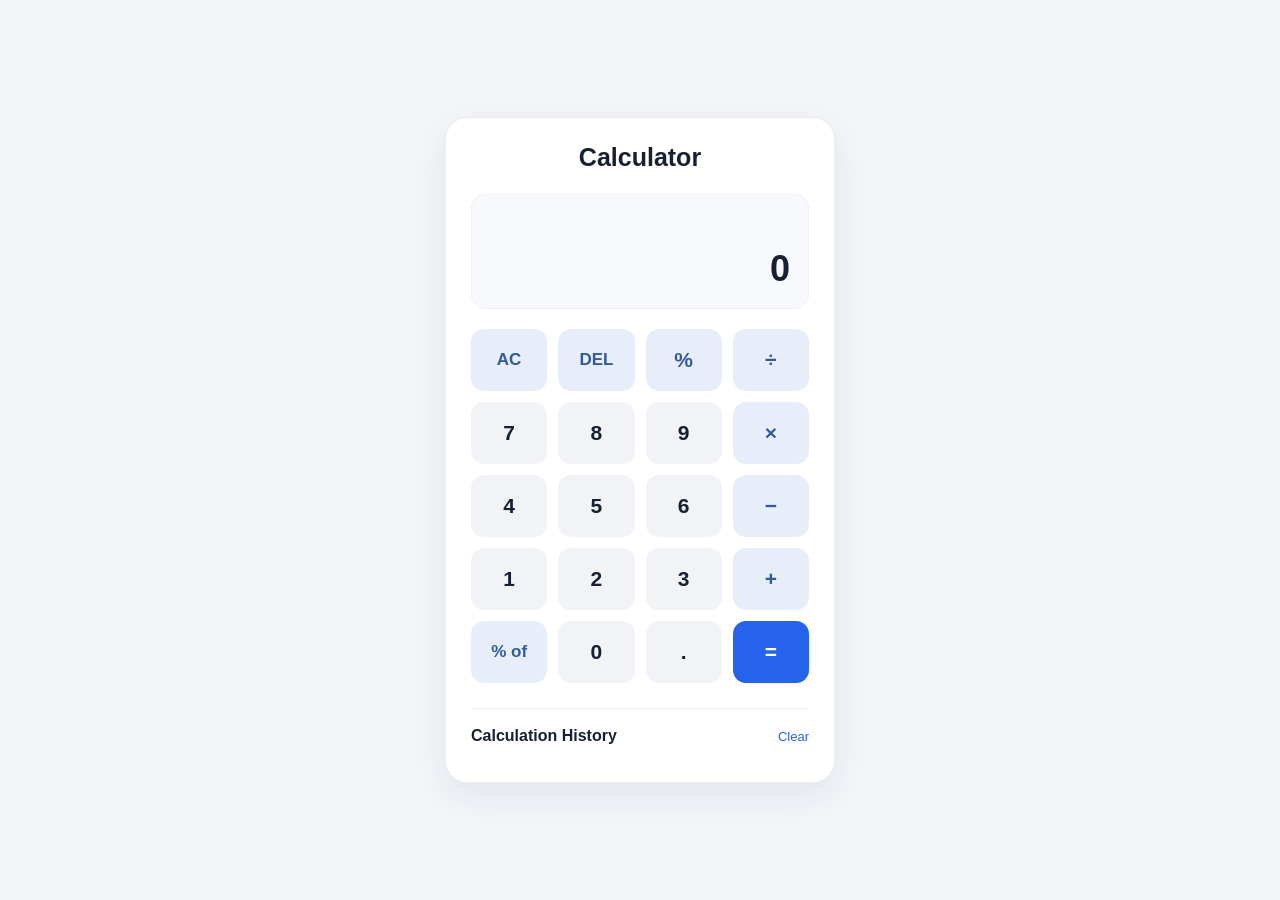
<file: docs/index.html>
<!DOCTYPE html>
<html lang="en">
<head>
    <meta charset="UTF-8">
    <meta name="viewport" content="width=device-width, initial-scale=1.0">

    <title>Calculator</title>

    <link rel="stylesheet" href="style.css">
</head>
<body>

    <main class="calculator-container">

        <h1>Calculator</h1>

        <div class="calculator-display">
            <div id="expression" class="expression"></div>
            <div id="display" class="display">0</div>
        </div>

        <div class="calculator-buttons">

            <button class="utility" data-action="clear">AC</button>
            <button class="utility" data-action="delete">DEL</button>
            <button class="operator" data-action="modulus">%</button>
            <button class="operator" data-action="operator" data-value="/">÷</button>

            <button data-number="7">7</button>
            <button data-number="8">8</button>
            <button data-number="9">9</button>
            <button class="operator" data-action="operator" data-value="*">×</button>

            <button data-number="4">4</button>
            <button data-number="5">5</button>
            <button data-number="6">6</button>
            <button class="operator" data-action="operator" data-value="-">−</button>

            <button data-number="1">1</button>
            <button data-number="2">2</button>
            <button data-number="3">3</button>
            <button class="operator" data-action="operator" data-value="+">+</button>

            <button class="utility" data-action="percentage">% of</button>
            <button data-number="0">0</button>
            <button data-action="decimal">.</button>
            <button class="equals" data-action="equals">=</button>

        </div>

        <section class="history-section">

            <div class="history-heading">
                <h2>Calculation History</h2>
                <button id="clear-history" type="button">Clear</button>
            </div>

            <ul id="history-list"></ul>

        </section>

    </main>

    <script src="script.js"></script>

</body>
</html>
</file>
<file: docs/style.css>
* {
    margin: 0;
    padding: 0;
    box-sizing: border-box;
}

body {
    min-height: 100vh;
    display: flex;
    justify-content: center;
    align-items: center;
    padding: 24px;
    background: #f3f5f9;
    font-family: Arial, Helvetica, sans-serif;
    color: #172033;
}

.calculator-container {
    width: 100%;
    max-width: 390px;
    padding: 25px;
    background: #ffffff;
    border: 1px solid #e8ebf1;
    border-radius: 22px;
    box-shadow: 0 12px 35px rgba(20, 35, 60, 0.08);
}

h1 {
    margin-bottom: 22px;
    text-align: center;
    font-size: 25px;
    font-weight: 700;
}

.calculator-display {
    min-height: 115px;
    display: flex;
    flex-direction: column;
    justify-content: flex-end;
    align-items: flex-end;
    gap: 12px;
    padding: 18px;
    margin-bottom: 20px;
    background: #f7f9fc;
    border: 1px solid #edf0f5;
    border-radius: 14px;
    overflow: hidden;
}

.expression {
    min-height: 20px;
    width: 100%;
    color: #7b8495;
    font-size: 15px;
    text-align: right;
    overflow-wrap: anywhere;
}

.display {
    width: 100%;
    color: #172033;
    font-size: 36px;
    font-weight: 600;
    text-align: right;
    overflow-wrap: anywhere;
}

.calculator-buttons {
    display: grid;
    grid-template-columns: repeat(4, 1fr);
    gap: 11px;
}

.calculator-buttons button {
    min-width: 0;
    height: 62px;
    border: none;
    border-radius: 13px;
    background: #f1f3f7;
    color: #172033;
    font-size: 21px;
    font-weight: 600;
    cursor: pointer;
    transition: background 0.15s, transform 0.15s;
}

.calculator-buttons button:hover {
    background: #e5e9f1;
}

.calculator-buttons button:active {
    transform: scale(0.96);
}

.calculator-buttons .utility,
.calculator-buttons .operator {
    background: #e8eef9;
    color: #315b9a;
}

.calculator-buttons .utility {
    font-size: 17px;
}

.calculator-buttons .utility:hover,
.calculator-buttons .operator:hover {
    background: #dce6f6;
}

.calculator-buttons .equals {
    background: #2563eb;
    color: #ffffff;
}

.calculator-buttons .equals:hover {
    background: #1d4ed8;
}

.history-section {
    margin-top: 25px;
    padding-top: 18px;
    border-top: 1px solid #edf0f5;
}

.history-heading {
    display: flex;
    justify-content: space-between;
    align-items: center;
    margin-bottom: 12px;
}

.history-heading h2 {
    font-size: 16px;
    font-weight: 600;
}

#clear-history {
    border: none;
    background: transparent;
    color: #2563eb;
    font-size: 13px;
    cursor: pointer;
}

#history-list {
    padding-left: 20px;
    color: #64748b;
    font-size: 14px;
}

#history-list li {
    padding: 7px 0;
    overflow-wrap: anywhere;
}

@media (max-width: 420px) {
    .calculator-container {
        padding: 18px;
    }

    .calculator-buttons {
        gap: 8px;
    }

    .calculator-buttons button {
        height: 57px;
    }

    .display {
        font-size: 31px;
    }
}
</file>
